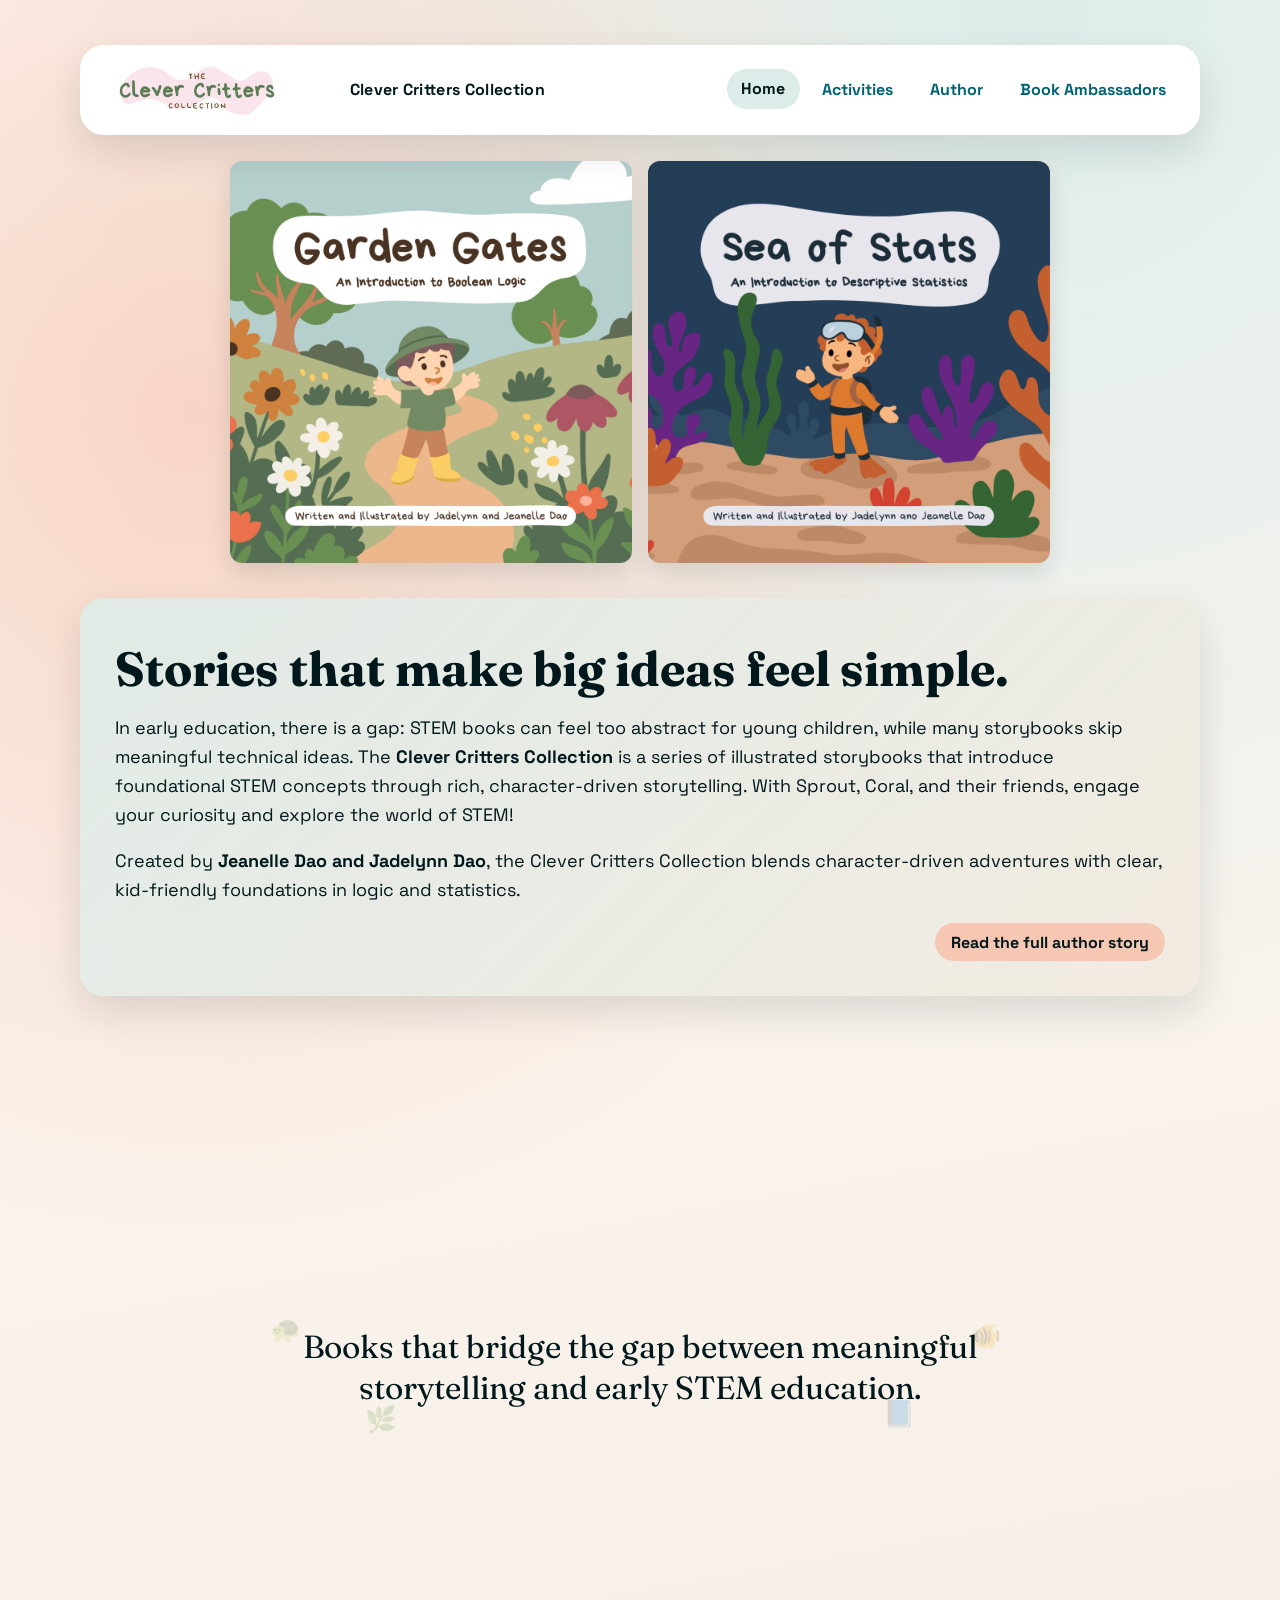
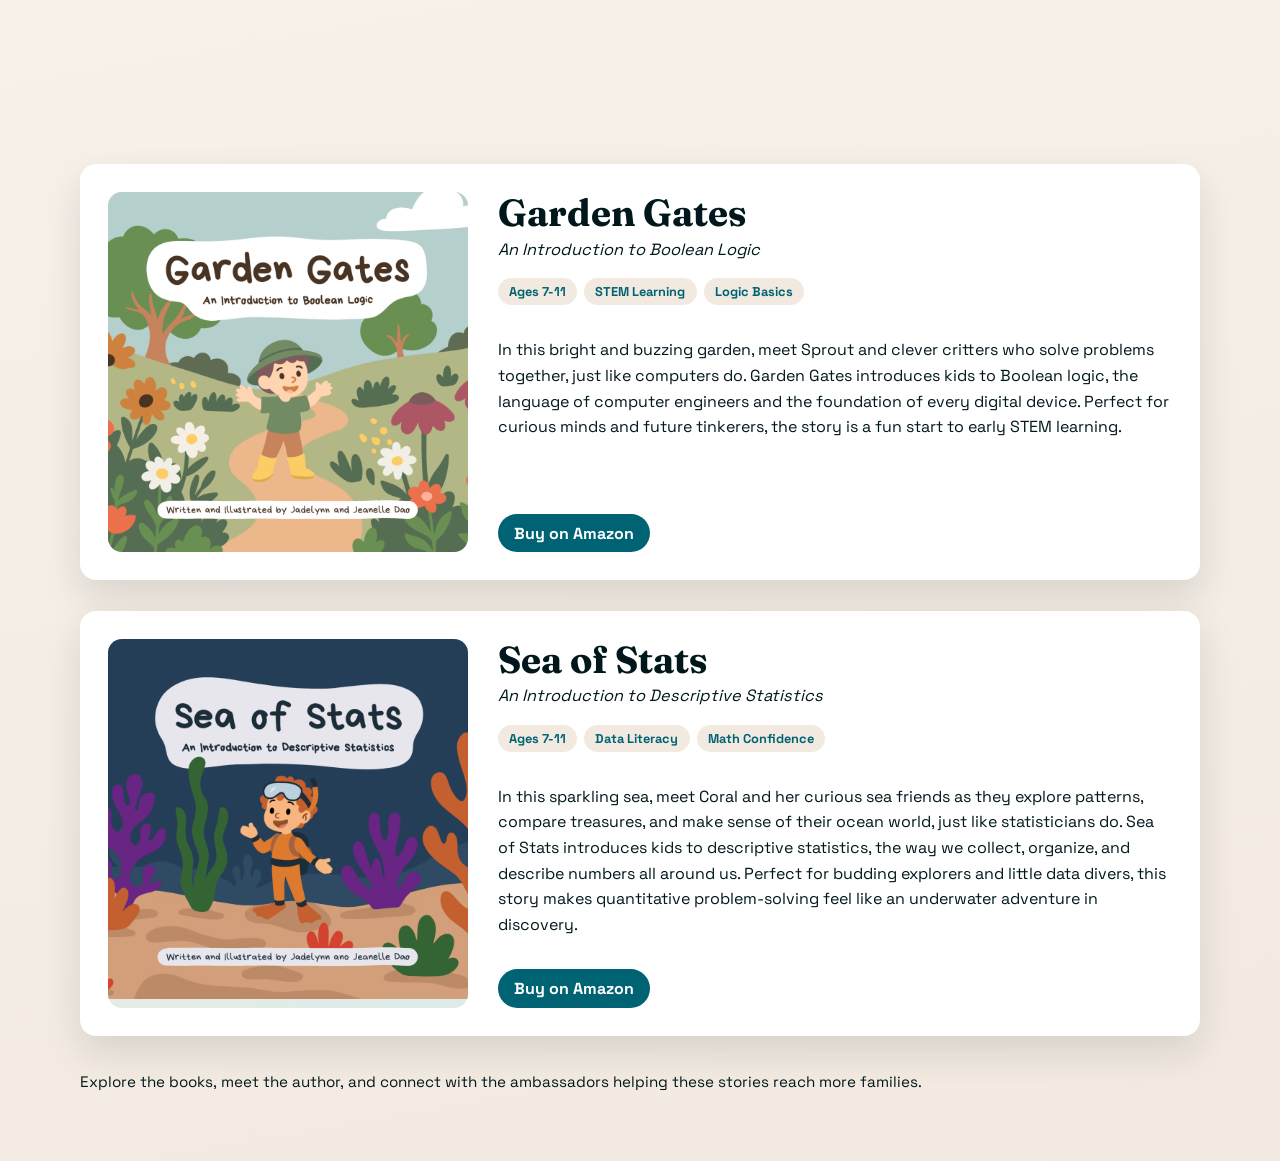
<file: index.html>
<!DOCTYPE html>
<html lang="en">
<head>
  <meta charset="UTF-8">
  <meta name="viewport" content="width=device-width, initial-scale=1.0">
  <title>Clever Critters Collection | Home</title>
  <link rel="icon" type="image/png" href="assets/images/Favicon.png">
  <link rel="preconnect" href="https://fonts.googleapis.com">
  <link rel="preconnect" href="https://fonts.gstatic.com" crossorigin>
  <link href="https://fonts.googleapis.com/css2?family=Fraunces:opsz,wght@9..144,600;9..144,700&family=Space+Grotesk:wght@400;500;700&display=swap" rel="stylesheet">
  <link rel="stylesheet" href="assets/css/styles.css">
</head>
<body>
  <div class="site-shell">
    <nav class="top-nav" aria-label="Main navigation">
      <a class="brand" href="index.html">
        <img src="assets/images/curious_critters_logo.png" alt="Clever Critters Collection logo">
        <span class="brand-text">Clever Critters Collection</span>
      </a>
      <div class="nav-links">
        <a href="index.html" class="active">Home</a>
        <a href="pages/activities.html">Activities</a>
        <a href="pages/author.html">Author</a>
        <a href="pages/ambassadors.html">Book Ambassadors</a>
      </div>
    </nav>

    <div class="animated-covers top-covers" aria-hidden="true">
      <img src="assets/images/Garden_Gates_Cover.png" alt="">
      <img src="assets/images/Sea_of_Stats_Cover.png" alt="">
    </div>

    <header class="hero">
      <h1>Stories that make big ideas feel simple.</h1>
      <p>
        In early education, there is a gap: STEM books can feel too abstract for young children, while many storybooks skip meaningful technical ideas. The <strong>Clever Critters Collection</strong> is a series of illustrated storybooks that introduce foundational STEM concepts through rich, character-driven storytelling. With Sprout, Coral, and their friends, engage your curiosity and explore the world of STEM!
      </p>
      <p>
        Created by <strong>Jeanelle Dao and Jadelynn Dao</strong>, the Clever Critters Collection blends character-driven adventures with clear, kid-friendly foundations in logic and statistics.
      </p>
      <div class="cta-row">
        <a class="button secondary" href="pages/author.html">Read the full author story</a>
      </div>
    </header>

    <main class="grid">

      <section class="slogan-zone" aria-label="Series slogan">
        <span class="float-emoji emoji-1" aria-hidden="true">🐢</span>
        <span class="float-emoji emoji-2" aria-hidden="true">🐠</span>
        <span class="float-emoji emoji-3" aria-hidden="true">🌿</span>
        <span class="float-emoji emoji-4" aria-hidden="true">📘</span>
        <p class="slogan-standalone">Books that bridge the gap between meaningful storytelling and early STEM education.</p>
      </section>

      <section class="grid book-rows" aria-label="Book cards">
        <article class="card book-card">
          <img src="assets/images/Garden_Gates_Cover.png" alt="Garden Gates book cover">
          <div>
            <h2>Garden Gates</h2>
            <p class="book-subtitle"><em>An Introduction to Boolean Logic</em></p>
            <div class="tag-row">
              <span class="tag">Ages 7-11</span>
              <span class="tag">STEM Learning</span>
              <span class="tag">Logic Basics</span>
            </div>
            <p>
              In this bright and buzzing garden, meet Sprout and clever critters who solve problems together, just like computers do. Garden Gates introduces kids to Boolean logic, the language of computer engineers and the foundation of every digital device. Perfect for curious minds and future tinkerers, the story is a fun start to early STEM learning.
            </p>
            <div class="cta-row">
              <a class="button primary" href="https://a.co/d/0cQWXLG3" target="_blank" rel="noopener noreferrer">Buy on Amazon</a>
            </div>
          </div>
        </article>

        <article class="card book-card">
          <img src="assets/images/Sea_of_Stats_Cover.png" alt="Sea of Stats book cover">
          <div>
            <h2>Sea of Stats</h2>
            <p class="book-subtitle"><em>An Introduction to Descriptive Statistics</em></p>
            <div class="tag-row">
              <span class="tag">Ages 7-11</span>
              <span class="tag">Data Literacy</span>
              <span class="tag">Math Confidence</span>
            </div>
            <p>
              In this sparkling sea, meet Coral and her curious sea friends as they explore patterns, compare treasures, and make sense of their ocean world, just like statisticians do. Sea of Stats introduces kids to descriptive statistics, the way we collect, organize, and describe numbers all around us. Perfect for budding explorers and little data divers, this story makes quantitative problem-solving feel like an underwater adventure in discovery.
            </p>
            <div class="cta-row">
              <a class="button primary" href="https://a.co/d/00wUTgx5" target="_blank" rel="noopener noreferrer">Buy on Amazon</a>
            </div>
          </div>
        </article>
      </section>
    </main>

    <p class="footer-note">Explore the books, meet the author, and connect with the ambassadors helping these stories reach more families.</p>
  </div>
</body>
</html>
</file>
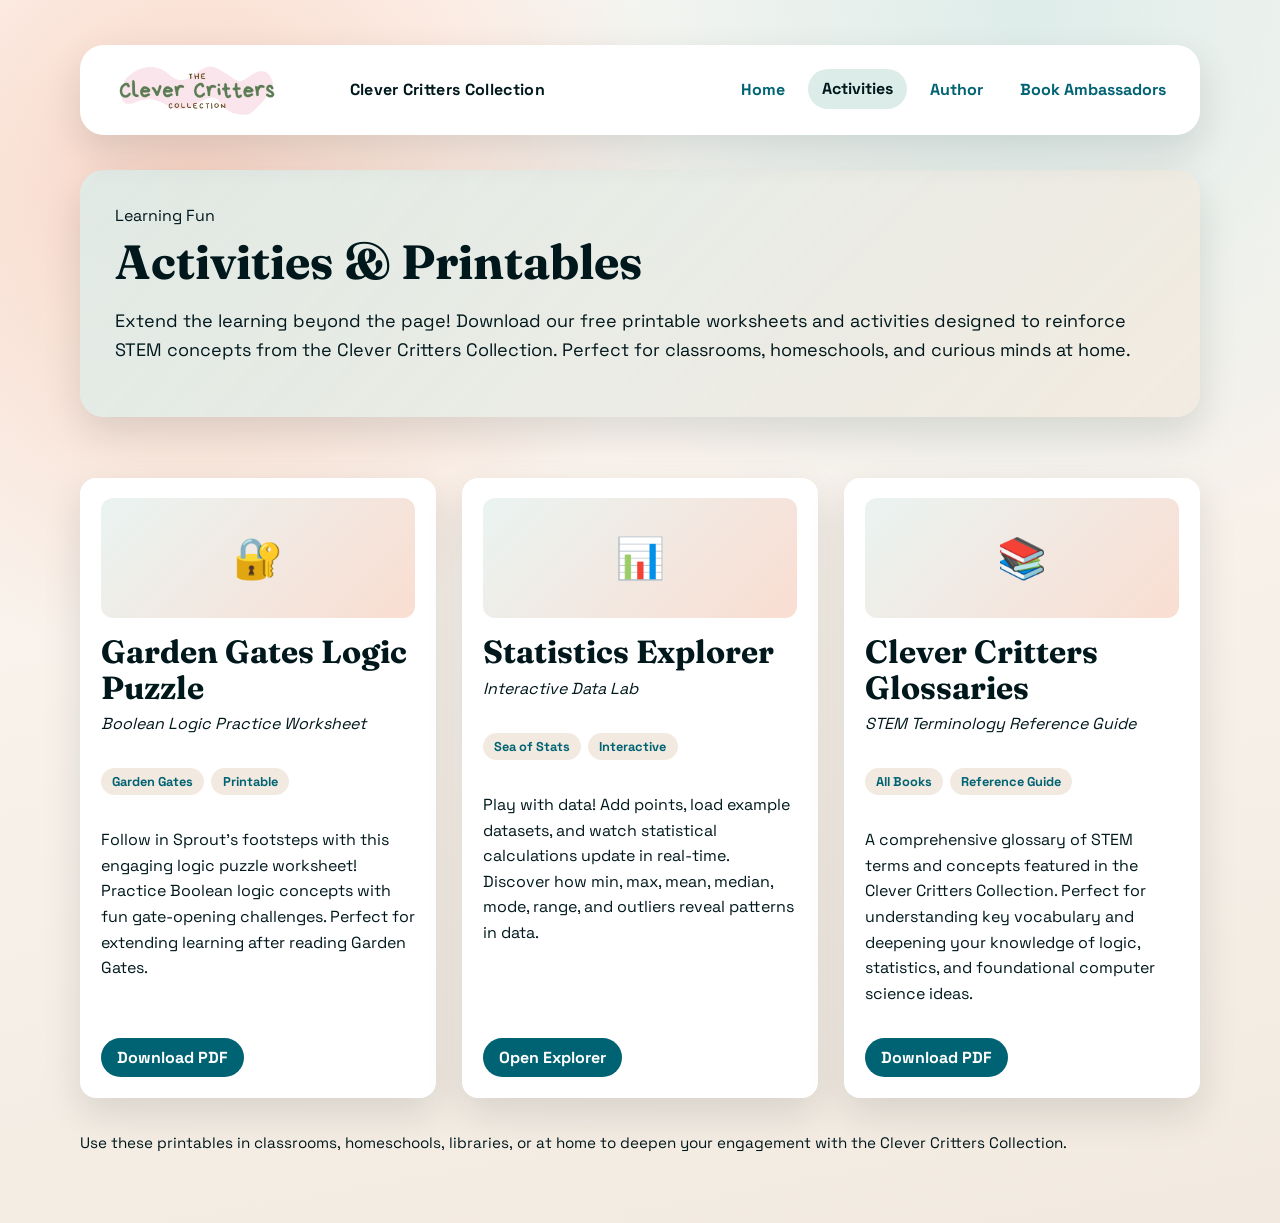
<file: pages/activities.html>
<!DOCTYPE html>
<html lang="en">
<head>
  <meta charset="UTF-8">
  <meta name="viewport" content="width=device-width, initial-scale=1.0">
  <title>Clever Critters Collection | Activities</title>
  <link rel="icon" type="image/png" href="../assets/images/Favicon.png">
  <link rel="preconnect" href="https://fonts.googleapis.com">
  <link rel="preconnect" href="https://fonts.gstatic.com" crossorigin>
  <link href="https://fonts.googleapis.com/css2?family=Fraunces:opsz,wght@9..144,600;9..144,700&family=Space+Grotesk:wght@400;500;700&display=swap" rel="stylesheet">
  <link rel="stylesheet" href="../assets/css/styles.css">
</head>
<body>
  <div class="site-shell">
    <nav class="top-nav" aria-label="Main navigation">
      <a class="brand" href="../index.html">
        <img src="../assets/images/curious_critters_logo.png" alt="Clever Critters Collection logo">
        <span class="brand-text">Clever Critters Collection</span>
      </a>
      <div class="nav-links">
        <a href="../index.html">Home</a>
        <a href="activities.html" class="active">Activities</a>
        <a href="author.html">Author</a>
        <a href="ambassadors.html">Book Ambassadors</a>
      </div>
    </nav>

    <header class="hero">
      <span class="kicker">Learning Fun</span>
      <h1>Activities & Printables</h1>
      <p>
        Extend the learning beyond the page! Download our free printable worksheets and activities designed to reinforce STEM concepts from the Clever Critters Collection. Perfect for classrooms, homeschools, and curious minds at home.
      </p>
    </header>

    <main class="grid">
      <section class="grid activity-grid" aria-label="Activity cards">
        <article class="card activity-card">
          <div class="activity-image-wrapper activity-placeholder">
            <span style="font-size: 2.5rem;">🔐</span>
          </div>
          <h2>Garden Gates Logic Puzzle</h2>
          <p class="activity-subtitle"><em>Boolean Logic Practice Worksheet</em></p>
          <div class="tag-row">
            <span class="tag">Garden Gates</span>
            <span class="tag">Printable</span>
          </div>
          <p>
            Follow in Sprout's footsteps with this engaging logic puzzle worksheet! Practice Boolean logic concepts with fun gate-opening challenges. Perfect for extending learning after reading Garden Gates.
          </p>
          <div class="cta-row">
            <a class="button primary" href="../assets/docs/Garden_Gates_Puzzle.pdf" download>Download PDF</a>
          </div>
        </article>

        <article class="card activity-card">
          <div class="activity-image-wrapper activity-placeholder">
            <span style="font-size: 2.5rem;">📊</span>
          </div>
          <h2>Statistics Explorer</h2>
          <p class="activity-subtitle"><em>Interactive Data Lab</em></p>
          <div class="tag-row">
            <span class="tag">Sea of Stats</span>
            <span class="tag">Interactive</span>
          </div>
          <p>
            Play with data! Add points, load example datasets, and watch statistical calculations update in real-time. Discover how min, max, mean, median, mode, range, and outliers reveal patterns in data.
          </p>
          <div class="cta-row">
            <a class="button primary" href="stats-explorer.html">Open Explorer</a>
          </div>
        </article>

        <article class="card activity-card">
          <div class="activity-image-wrapper activity-placeholder">
            <span style="font-size: 2.5rem;">📚</span>
          </div>
          <h2>Clever Critters Glossaries</h2>
          <p class="activity-subtitle"><em>STEM Terminology Reference Guide</em></p>
          <div class="tag-row">
            <span class="tag">All Books</span>
            <span class="tag">Reference Guide</span>
          </div>
          <p>
            A comprehensive glossary of STEM terms and concepts featured in the Clever Critters Collection. Perfect for understanding key vocabulary and deepening your knowledge of logic, statistics, and foundational computer science ideas.
          </p>
          <div class="cta-row">
            <a class="button primary" href="../assets/docs/Clever_Critters_Glossaries.pdf" download>Download PDF</a>
          </div>
        </article>
      </section>
    </main>

    <p class="footer-note">Use these printables in classrooms, homeschools, libraries, or at home to deepen your engagement with the Clever Critters Collection.</p>
  </div>
</body>
</html>
</file>
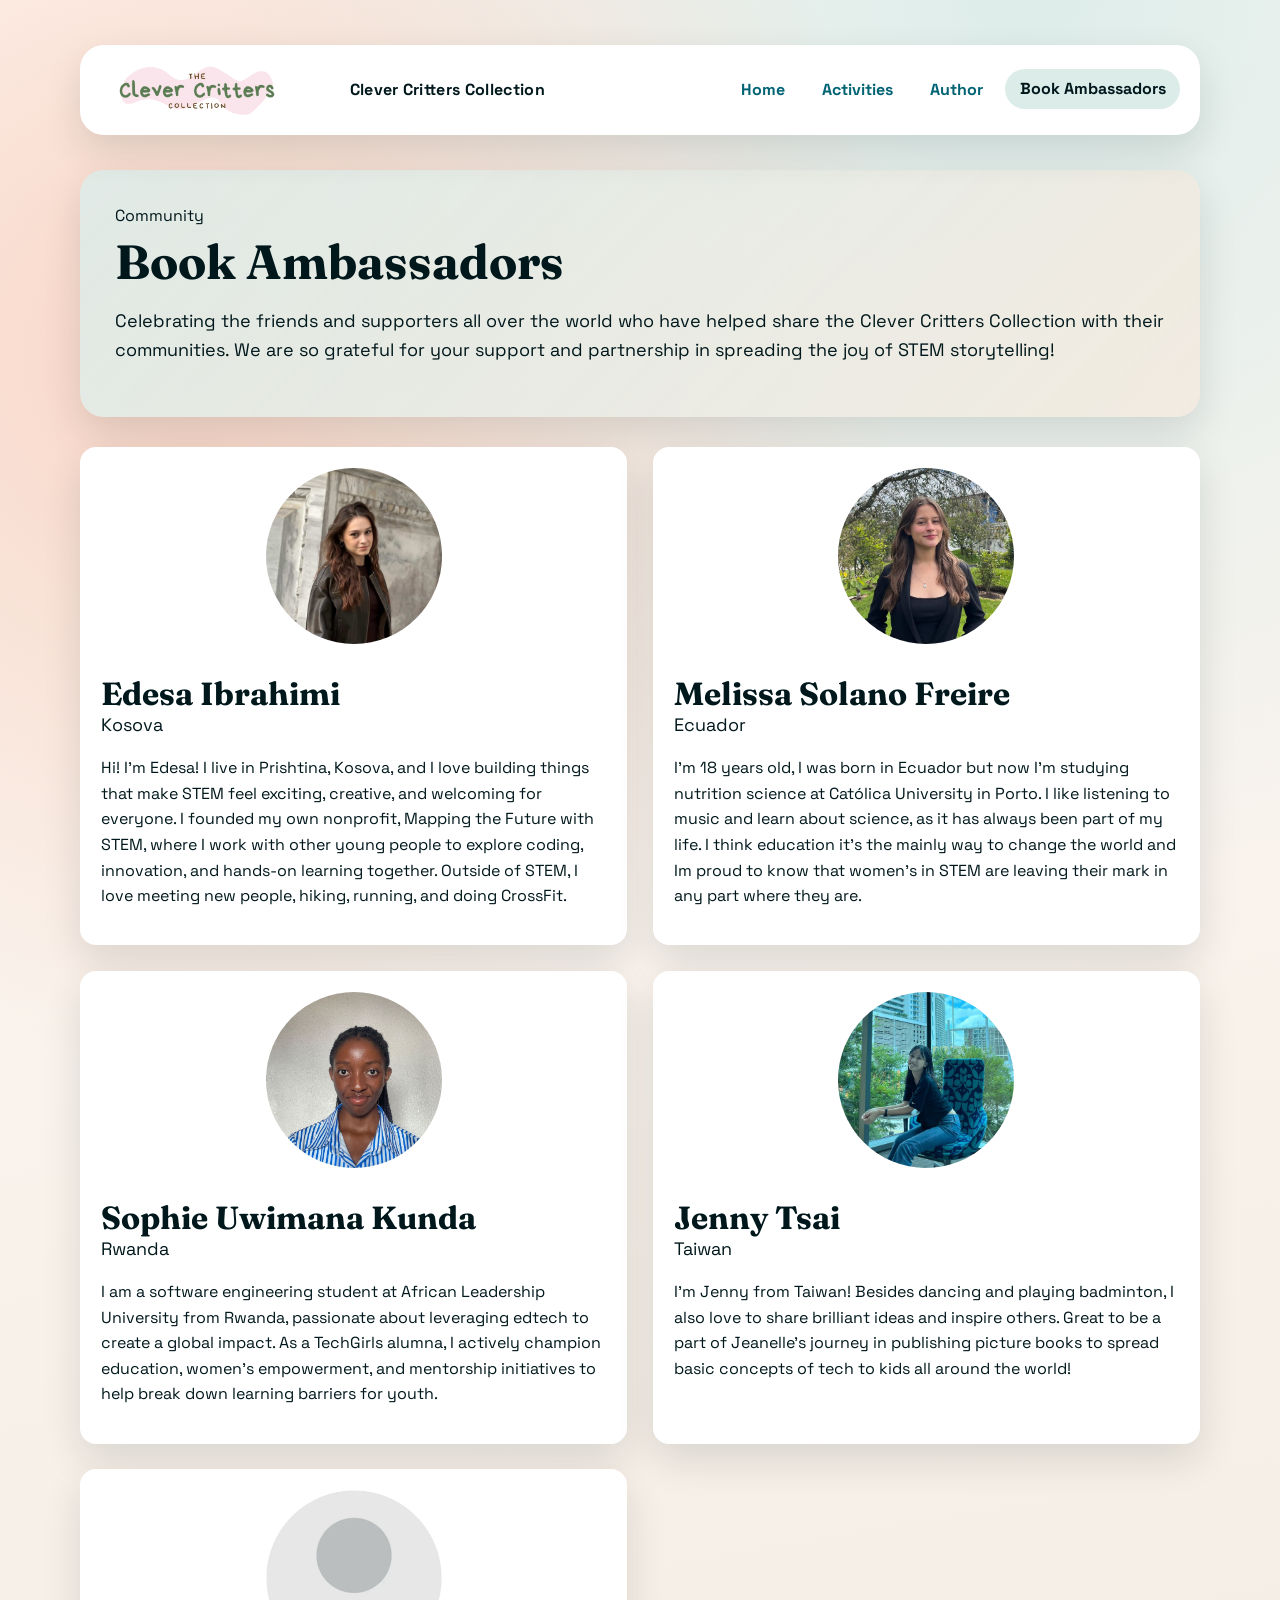
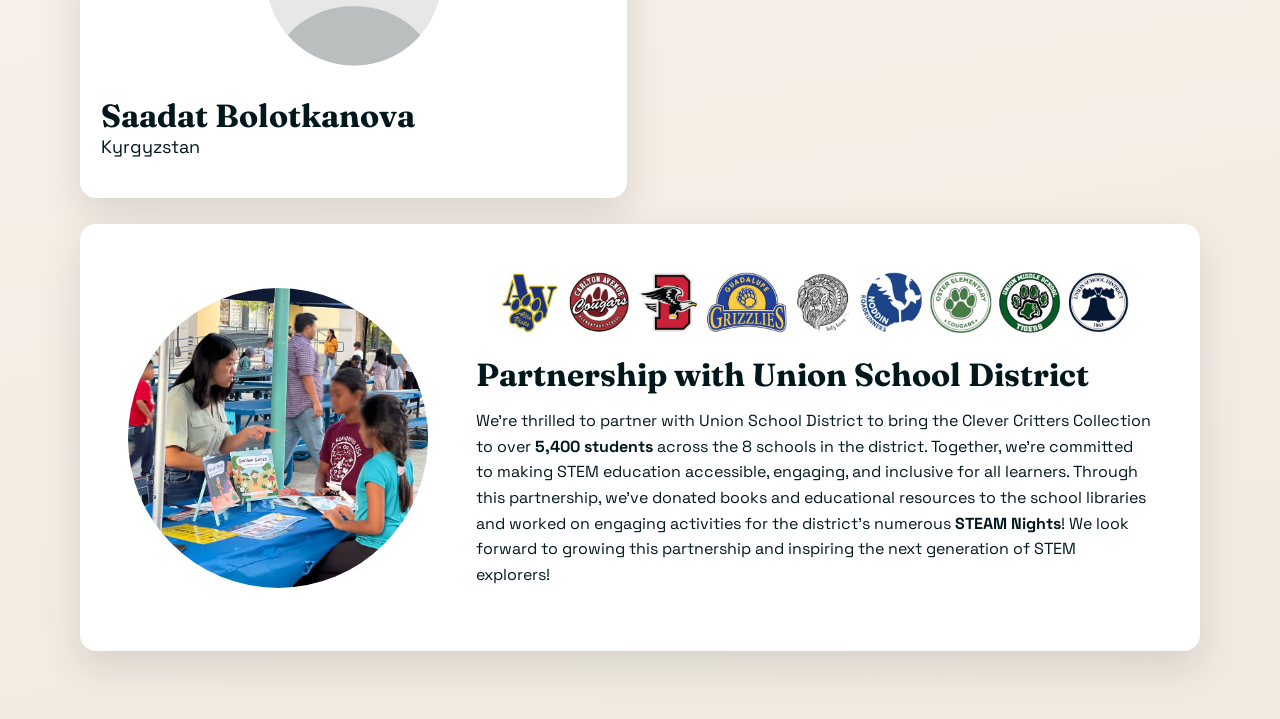
<file: pages/ambassadors.html>
<!DOCTYPE html>
<html lang="en">
<head>
  <meta charset="UTF-8">
  <meta name="viewport" content="width=device-width, initial-scale=1.0">
  <title>Clever Critters Collection | Book Ambassadors</title>
  <link rel="icon" type="image/png" href="../assets/images/Favicon.png">
  <link rel="preconnect" href="https://fonts.googleapis.com">
  <link rel="preconnect" href="https://fonts.gstatic.com" crossorigin>
  <link href="https://fonts.googleapis.com/css2?family=Fraunces:opsz,wght@9..144,600;9..144,700&family=Space+Grotesk:wght@400;500;700&display=swap" rel="stylesheet">
  <link rel="stylesheet" href="../assets/css/styles.css">
</head>
<body>
  <div class="site-shell">
    <nav class="top-nav" aria-label="Main navigation">
      <a class="brand" href="../index.html">
        <img src="../assets/images/curious_critters_logo.png" alt="Clever Critters Collection logo">
        <span class="brand-text">Clever Critters Collection</span>
      </a>
      <div class="nav-links">
        <a href="../index.html">Home</a>
        <a href="activities.html">Activities</a>
        <a href="author.html">Author</a>
        <a href="ambassadors.html" class="active">Book Ambassadors</a>
      </div>
    </nav>

    <header class="hero">
      <span class="kicker">Community</span>
      <h1>Book Ambassadors</h1>
      <p>
        Celebrating the friends and supporters all over the world who have helped share the Clever Critters Collection with their communities. We are so grateful for your support and partnership in spreading the joy of STEM storytelling!
      </p>
    </header>

    <main class="grid two ambassadors-grid" aria-label="Ambassador cards">
      <article class="card ambassador-card">
        <img src="../assets/images/Edesa_Image.JPG" alt="Edesa Ibrahimi" class="ambassador-avatar ambassador-image">
        <h2 class="ambassador-name">Edesa Ibrahimi</h2>
        <p class="ambassador-country">Kosova</p>
        <p class="ambassador-bio">
          Hi! I’m Edesa! I live in Prishtina, Kosova, and I love building things that make STEM feel exciting, creative, and welcoming for everyone. I founded my own nonprofit, Mapping the Future with STEM, where I work with other young people to explore coding, innovation, and hands-on learning together. Outside of STEM, I love meeting new people, hiking, running, and doing CrossFit.
        </p>
      </article>

      <article class="card ambassador-card">
        <img src="../assets/images/Melissa_Image.JPG" alt="Melissa Solano Freire" class="ambassador-avatar ambassador-image">
        <h2 class="ambassador-name">Melissa Solano Freire</h2>
        <p class="ambassador-country">Ecuador</p>
        <p class="ambassador-bio">
          I’m 18 years old, I was born in Ecuador but now I’m studying nutrition science  at Católica University in Porto. I like listening to music and learn about science, as it has always been part of my life. I think education it’s the mainly way to change the world and Im proud to know that women’s in STEM are leaving their mark in any part where they are.
        </p>
      </article>

      <article class="card ambassador-card">
        <img src="../assets/images/Sophie_Image.JPG" alt="Sophie Uwimana Kunda" class="ambassador-avatar ambassador-image">
        <h2 class="ambassador-name">Sophie Uwimana Kunda</h2>
        <p class="ambassador-country">Rwanda</p>
        <p class="ambassador-bio">
          I am a software engineering student at African Leadership University from Rwanda, passionate about leveraging edtech to create a global impact. As a TechGirls alumna, I actively champion education, women's empowerment, and mentorship initiatives to help break down learning barriers for youth.
        </p>
      </article>

      <article class="card ambassador-card">
        <img src="../assets/images/Jenny_Image.JPG" alt="Jenny Tsai" class="ambassador-avatar ambassador-image">
        <h2 class="ambassador-name">Jenny Tsai</h2>
        <p class="ambassador-country">Taiwan</p>
        <p class="ambassador-bio">
          I'm Jenny from Taiwan! Besides dancing and playing badminton, I also love to share brilliant ideas and inspire others. Great to be a part of Jeanelle's journey in publishing picture books to spread basic concepts of tech to kids all around the world!
        </p>
      </article>

      <article class="card ambassador-card">
        <img src="../assets/images/Placeholder_Image.png" alt="Saadat Bolotkanova" class="ambassador-avatar ambassador-image">
        <h2 class="ambassador-name">Saadat Bolotkanova</h2>
        <p class="ambassador-country">Kyrgyzstan</p>
        <p class="ambassador-bio">
          
        </p>
      </article>

      <article class="card partnership-card">
        <img src="../assets/images/USD_Schools_Banner.jpg" alt="Union School District Banner" class="partnership-banner">
        <img src="../assets/images/USD_Outreach.jpg" alt="Union School District" class="partnership-image">
        <div class="partnership-content">
          <h2>Partnership with Union School District</h2>
          <p>
            We're thrilled to partner with Union School District to bring the Clever Critters Collection to over <strong>5,400 students</strong> across the 8 schools in the district. Together, we're committed to making STEM education accessible, engaging, and inclusive for all learners. Through this partnership, we've donated books and educational resources to the school libraries and worked on engaging activities for the district's numerous <strong>STEAM Nights</strong>! We look forward to growing this partnership and inspiring the next generation of STEM explorers!
          </p>
        </div>
      </article>
    </main>
  </div>
</body>
</html>
</file>
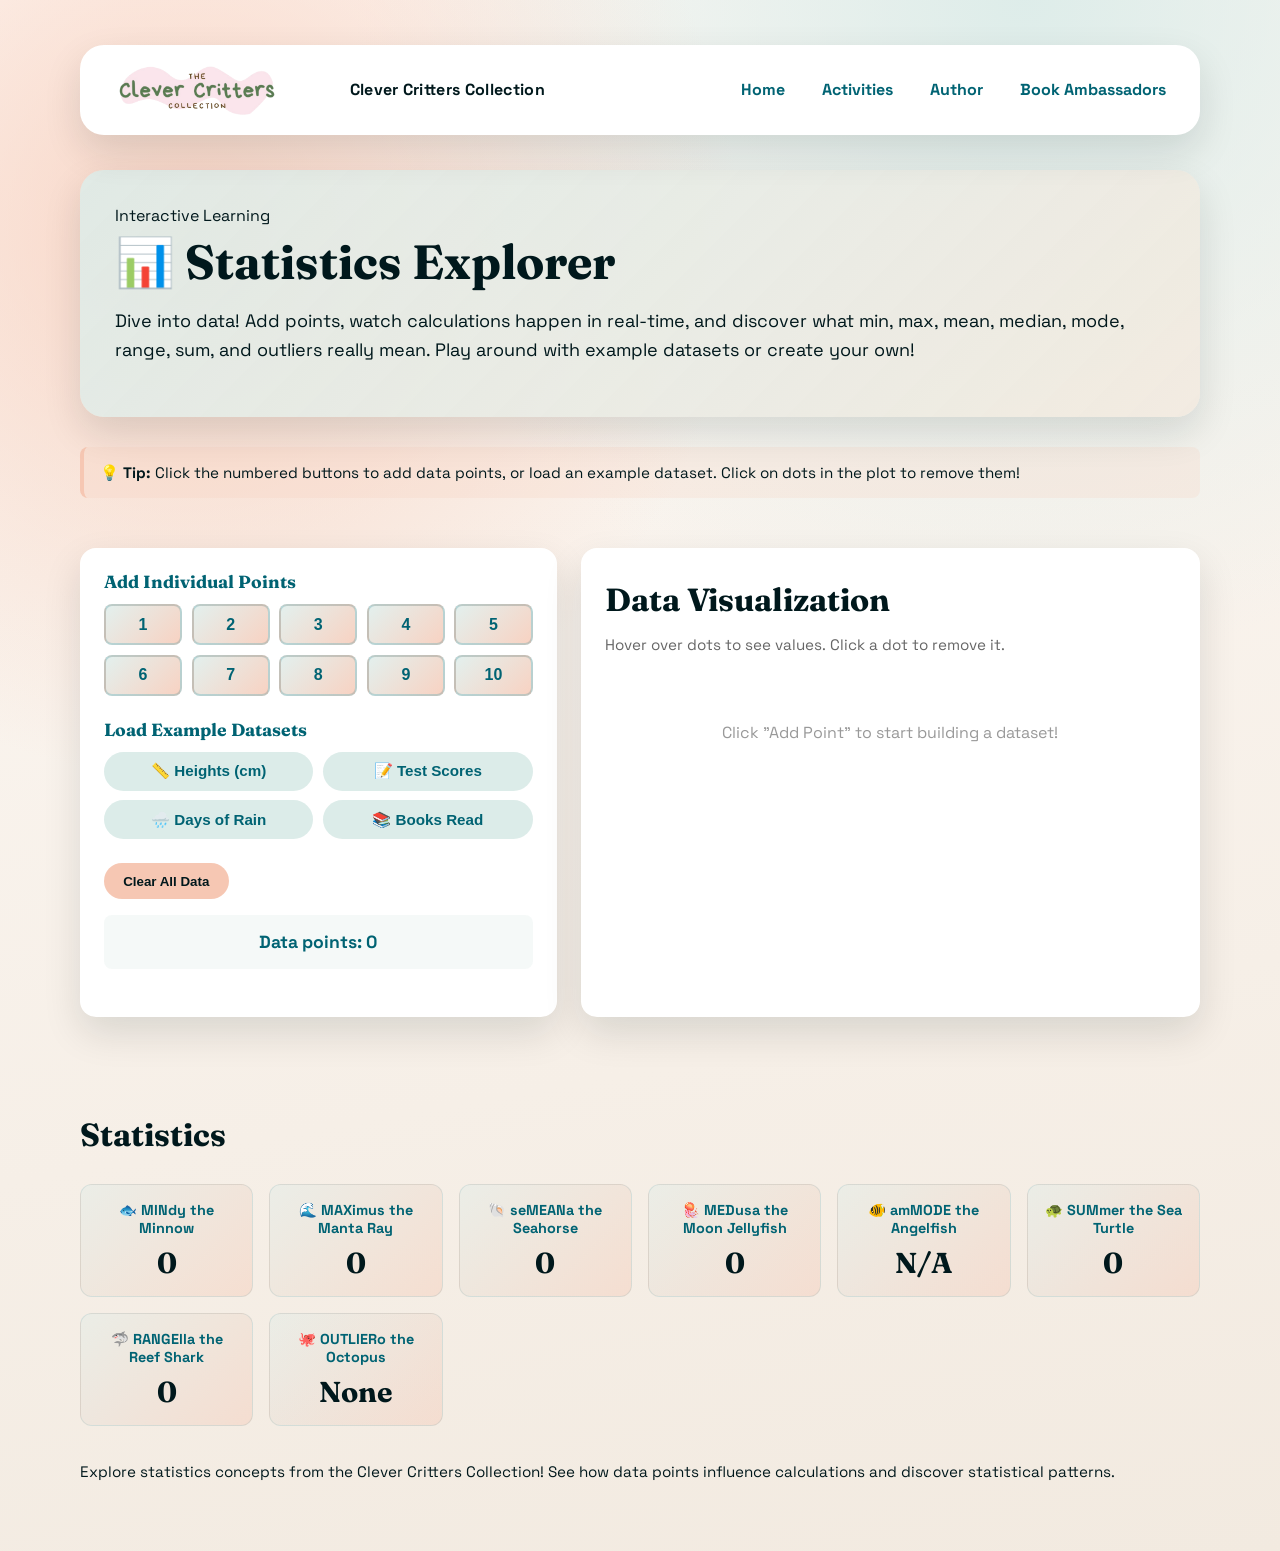
<file: pages/stats-explorer.html>
<!DOCTYPE html>
<html lang="en">
<head>
  <meta charset="UTF-8">
  <meta name="viewport" content="width=device-width, initial-scale=1.0">
  <title>Clever Critters Collection | Statistics Explorer</title>
  <link rel="icon" type="image/png" href="../assets/images/Favicon.png">
  <link rel="preconnect" href="https://fonts.googleapis.com">
  <link rel="preconnect" href="https://fonts.gstatic.com" crossorigin>
  <link href="https://fonts.googleapis.com/css2?family=Fraunces:opsz,wght@9..144,600;9..144,700&family=Space+Grotesk:wght@400;500;700&display=swap" rel="stylesheet">
  <link rel="stylesheet" href="../assets/css/styles.css">
  <style>
    .stats-grid {
      display: grid;
      grid-template-columns: 1fr 1fr;
      gap: 1.2rem;
      margin-top: 2rem;
    }

    .stat-card {
      background: linear-gradient(135deg, rgba(220, 236, 233, 0.4), rgba(246, 199, 179, 0.4));
      border-radius: 12px;
      padding: 1rem;
      text-align: center;
      border: 1px solid rgba(0, 99, 115, 0.1);
    }

    .stat-label {
      font-size: 0.9rem;
      color: #006373;
      font-weight: 700;
      margin-bottom: 0.5rem;
    }

    .stat-value {
      font-size: 1.8rem;
      color: #00181c;
      font-family: "Fraunces", Georgia, serif;
      font-weight: 700;
    }

    .controls-section {
      background: var(--white);
      border-radius: var(--radius-md);
      padding: 1.5rem;
      box-shadow: var(--shadow-soft);
      margin-bottom: 2rem;
      animation: rise 600ms ease forwards;
      opacity: 0;
      animation-delay: 120ms;
    }

    .control-group {
      margin-bottom: 1.5rem;
    }

    .control-group h3 {
      margin: 0 0 0.8rem 0;
      font-size: 1.1rem;
      color: #006373;
    }

    .button-grid {
      display: grid;
      grid-template-columns: repeat(5, 1fr);
      gap: 0.6rem;
    }

    .point-btn {
      padding: 0.6rem;
      border: none;
      border-radius: 8px;
      background: linear-gradient(135deg, rgba(220, 236, 233, 0.8), rgba(246, 199, 179, 0.8));
      color: #006373;
      font-weight: 700;
      font-size: 1rem;
      cursor: pointer;
      transition: transform 180ms ease, box-shadow 180ms ease, background 180ms ease;
      border: 2px solid rgba(0, 99, 115, 0.2);
    }

    .point-btn:hover {
      transform: translateY(-2px);
      background: linear-gradient(135deg, rgba(220, 236, 233, 1), rgba(246, 199, 179, 1));
      box-shadow: 0 6px 16px rgba(0, 99, 115, 0.15);
    }

    .point-btn:active {
      transform: translateY(0);
    }

    .example-buttons {
      display: grid;
      grid-template-columns: repeat(auto-fit, minmax(140px, 1fr));
      gap: 0.6rem;
    }

    .example-btn {
      padding: 0.65rem;
      border: none;
      border-radius: 999px;
      background: #dcece9;
      color: #006373;
      font-weight: 700;
      cursor: pointer;
      transition: transform 180ms ease, box-shadow 180ms ease;
      font-size: 0.95rem;
    }

    .example-btn:hover {
      background: #006373;
      color: white;
      transform: translateY(-1px);
      box-shadow: 0 6px 12px rgba(0, 99, 115, 0.2);
    }

    .reset-btn {
      padding: 0.65rem 1.2rem;
      border: none;
      border-radius: 999px;
      background: #f6c7b3;
      color: #00181c;
      font-weight: 700;
      cursor: pointer;
      transition: transform 180ms ease, box-shadow 180ms ease;
    }

    .reset-btn:hover {
      transform: translateY(-1px);
      box-shadow: 0 6px 12px rgba(0, 99, 115, 0.15);
    }

    .visualization-section {
      background: var(--white);
      border-radius: var(--radius-md);
      padding: 1.5rem;
      box-shadow: var(--shadow-soft);
      margin-bottom: 2rem;
      animation: rise 600ms ease forwards;
      opacity: 0;
      animation-delay: 220ms;
    }

    #dotPlot {
      display: flex;
      justify-content: center;
      width: 100%;
    }

    #statsDisplay {
      display: grid;
      grid-template-columns: repeat(auto-fit, minmax(150px, 1fr));
      gap: 1rem;
      animation: rise 600ms ease forwards;
      opacity: 0;
      animation-delay: 320ms;
    }

    .data-count {
      text-align: center;
      font-size: 1.1rem;
      color: #006373;
      font-weight: 700;
      margin-top: 1rem;
      padding: 1rem;
      background: rgba(220, 236, 233, 0.3);
      border-radius: 8px;
    }

    .instructions {
      background: rgba(246, 199, 179, 0.2);
      border-left: 4px solid #f6c7b3;
      border-radius: 8px;
      padding: 1rem;
      margin-bottom: 1.5rem;
      font-size: 0.95rem;
      color: #00181c;
    }

    .layout-row {
      display: grid;
      grid-template-columns: 1fr 1.3fr;
      gap: 1.5rem;
      margin-bottom: 2rem;
    }

    @media (max-width: 900px) {
      .layout-row {
        grid-template-columns: 1fr;
      }
    }

    @media (max-width: 500px) {
      .button-grid {
        grid-template-columns: repeat(4, 1fr);
      }

      .stats-grid {
        grid-template-columns: 1fr;
      }

      .example-buttons {
        grid-template-columns: 1fr;
      }
    }
  </style>
</head>
<body>
  <div class="site-shell">
    <nav class="top-nav" aria-label="Main navigation">
      <a class="brand" href="../index.html">
        <img src="../assets/images/curious_critters_logo.png" alt="Clever Critters Collection logo">
        <span class="brand-text">Clever Critters Collection</span>
      </a>
      <div class="nav-links">
        <a href="../index.html">Home</a>
        <a href="activities.html">Activities</a>
        <a href="author.html">Author</a>
        <a href="ambassadors.html">Book Ambassadors</a>
      </div>
    </nav>

    <header class="hero">
      <span class="kicker">Interactive Learning</span>
      <h1>📊 Statistics Explorer</h1>
      <p>
        Dive into data! Add points, watch calculations happen in real-time, and discover what min, max, mean, median, mode, range, sum, and outliers really mean. Play around with example datasets or create your own!
      </p>
    </header>

    <main class="grid">
      <div class="instructions">
        💡 <strong>Tip:</strong> Click the numbered buttons to add data points, or load an example dataset. Click on dots in the plot to remove them!
      </div>

      <div class="layout-row">
        <section class="controls-section">
          <div class="control-group">
            <h3>Add Individual Points</h3>
            <div class="button-grid">
              <button class="point-btn" id="btn1">1</button>
              <button class="point-btn" id="btn2">2</button>
              <button class="point-btn" id="btn3">3</button>
              <button class="point-btn" id="btn4">4</button>
              <button class="point-btn" id="btn5">5</button>
              <button class="point-btn" id="btn6">6</button>
              <button class="point-btn" id="btn7">7</button>
              <button class="point-btn" id="btn8">8</button>
              <button class="point-btn" id="btn9">9</button>
              <button class="point-btn" id="btn10">10</button>
            </div>
          </div>

          <div class="control-group">
            <h3>Load Example Datasets</h3>
            <div class="example-buttons">
              <button class="example-btn" id="exHeights">📏 Heights (cm)</button>
              <button class="example-btn" id="exScores">📝 Test Scores</button>
              <button class="example-btn" id="exRain">🌧️ Days of Rain</button>
              <button class="example-btn" id="exBooks">📚 Books Read</button>
            </div>
          </div>

          <div class="control-group">
            <button class="reset-btn" id="resetBtn">Clear All Data</button>
            <div class="data-count" id="dataCount">Data points: 0</div>
          </div>
        </section>

        <section class="visualization-section">
          <h2>Data Visualization</h2>
          <p style="color: #666; font-size: 0.95rem;">Hover over dots to see values. Click a dot to remove it.</p>
          <div id="dotPlot"></div>
        </section>
      </div>

      <section>
        <h2>Statistics</h2>
        <div id="statsDisplay" class="stats-grid"></div>
      </section>
    </main>

    <p class="footer-note">Explore statistics concepts from the Clever Critters Collection! See how data points influence calculations and discover statistical patterns.</p>
  </div>

  <script src="../assets/js/stats-explorer.js"></script>
</body>
</html>
</file>
<file: assets/css/styles.css>
:root {
  --mint: #dcece9;
  --sand: #f2eae0;
  --peach: #f6c7b3;
  --teal: #006373;
  --ink: #00181c;
  --white: #ffffff;
  --radius-lg: 24px;
  --radius-md: 16px;
  --shadow-soft: 0 16px 38px rgba(0, 24, 28, 0.12);
}

* {
  box-sizing: border-box;
}

body {
  margin: 0;
  font-family: "Space Grotesk", "Avenir Next", "Segoe UI", sans-serif;
  color: var(--ink);
  background: radial-gradient(circle at 15% 15%, rgba(246, 199, 179, 0.7), transparent 32%),
    radial-gradient(circle at 80% 0%, rgba(220, 236, 233, 0.95), transparent 36%),
    linear-gradient(170deg, #fef9f5, var(--sand));
  min-height: 100vh;
}

.site-shell {
  width: min(1120px, 92vw);
  margin: 2.8rem auto 4.2rem;
}

.top-nav {
  display: flex;
  align-items: center;
  justify-content: space-between;
  gap: 2rem;
  background: var(--white);
  border-radius: var(--radius-lg);
  padding: 1rem 1.25rem;
  box-shadow: var(--shadow-soft);
  position: sticky;
  top: 1rem;
  z-index: 30;
}

.brand {
  display: flex;
  align-items: center;
  gap: 0.95rem;
  text-decoration: none;
  color: var(--ink);
  font-weight: 700;
  letter-spacing: 0.02em;
}

.brand img {
  width: clamp(140px, 18vw, 220px);
  height: 58px;
  border-radius: 10px;
  object-fit: contain;
  object-position: left center;
}

.brand-text {
  padding-left: 0.9rem;
}

.nav-links {
  display: flex;
  align-items: center;
  gap: 0.5rem;
  flex-wrap: wrap;
}

.nav-links a {
  text-decoration: none;
  color: var(--teal);
  font-weight: 700;
  padding: 0.6rem 0.9rem;
  border-radius: 999px;
  transition: background 220ms ease, color 220ms ease, transform 220ms ease;
}

.nav-links a:hover,
.nav-links a:focus-visible,
.nav-links a.active {
  background: var(--mint);
  color: var(--ink);
  transform: translateY(-1px);
}

.hero {
  margin-top: 2.2rem;
  background: linear-gradient(135deg, rgba(220, 236, 233, 0.85), rgba(242, 234, 224, 0.96));
  border-radius: var(--radius-lg);
  padding: clamp(1.5rem, 2.7vw, 2.5rem);
  box-shadow: var(--shadow-soft);
  animation: rise 650ms ease forwards;
}

.hero p {
  font-size: calc(1rem + 2px);
}

h1,
h2,
h3 {
  font-family: "Fraunces", "Georgia", serif;
  line-height: 1.1;
  margin: 0.65rem 0 0.45rem;
}

h1 {
  font-size: clamp(1.9rem, 4vw, 3rem);
}

h2 {
  font-size: clamp(1.4rem, 2.8vw, 2rem);
}

p {
  line-height: 1.6;
}

.grid {
  margin-top: 1.9rem;
  display: grid;
  gap: 1.6rem;
}

.grid.two {
  grid-template-columns: repeat(2, minmax(0, 1fr));
}

.book-rows {
  grid-template-columns: 1fr;
  gap: 1.9rem;
}

.author-spotlight {
  display: grid;
  grid-template-columns: minmax(220px, 320px) 1fr;
  gap: 1.4rem;
  align-items: center;
}

.author-layout {
  grid-template-columns: minmax(240px, 320px) 1fr;
  align-items: stretch;
}

.author-headshot {
  align-self: start;
}

.author-layout .card {
  height: 100%;
  display: flex;
  flex-direction: column;
  justify-content: center;
}

.headshot-image {
  width: 100%;
  height: auto;
  display: block;
  border-radius: 14px;
  object-fit: contain;
  box-shadow: 0 10px 24px rgba(0, 24, 28, 0.1);
  opacity: 0;
  animation: rise 600ms ease forwards;
}


.top-covers {
  margin-top: 1.65rem;
}

.animated-covers {
  display: grid;
  grid-template-columns: repeat(2, minmax(0, 1fr));
  gap: 1rem;
  width: min(820px, 100%);
  margin-inline: auto;
}

.animated-covers img {
  width: 100%;
  height: auto;
  border-radius: 12px;
  object-fit: contain;
  background: transparent;
  box-shadow: 0 10px 24px rgba(0, 24, 28, 0.12);
  animation: bobCover 3.8s ease-in-out infinite;
}

.animated-covers img:nth-child(2) {
  animation-delay: 550ms;
}


.slogan-zone {
  position: relative;
  margin: clamp(7rem, 38vh, 16rem) auto;
  width: min(860px, 100%);
  min-height: 170px;
  display: grid;
  place-items: center;
  overflow: hidden;
}

.slogan-standalone {
  margin: 0;
  max-width: 760px;
  text-align: center;
  font-family: "Fraunces", "Georgia", serif;
  font-size: clamp(1.45rem, 3vw, 2rem);
  line-height: 1.3;
  position: relative;
  z-index: 1;
}

.float-emoji {
  position: absolute;
  font-size: clamp(1.35rem, 2vw, 2rem);
  opacity: 0.2;
  filter: saturate(0.85);
  animation: floatEmoji 9s ease-in-out infinite;
  pointer-events: none;
}

.emoji-1 {
  left: 7%;
  top: 18%;
}

.emoji-2 {
  right: 8%;
  top: 22%;
  animation-delay: 1.2s;
}

.emoji-3 {
  left: 18%;
  bottom: 10%;
  animation-delay: 2.4s;
}

.emoji-4 {
  right: 18%;
  bottom: 14%;
  animation-delay: 3.2s;
}

.card {
  background: var(--white);
  border-radius: var(--radius-md);
  box-shadow: var(--shadow-soft);
  padding: 1.3rem;
  animation: rise 600ms ease forwards;
  opacity: 0;
}

.card:nth-of-type(2) {
  animation-delay: 120ms;
}

.card:nth-of-type(3) {
  animation-delay: 220ms;
}

.book-card {
  display: grid;
  grid-template-columns: minmax(280px, 360px) 1fr;
  gap: 1.85rem;
  align-items: stretch;
  padding: 1.75rem;
}

.book-card > div {
  display: flex;
  flex-direction: column;
}

.book-card img,
.cover-placeholder {
  width: 100%;
  height: auto;
  display: block;
  border-radius: 14px;
  object-fit: contain;
  object-position: top center;
  background: linear-gradient(140deg, var(--sand), var(--mint));
}

.cover-placeholder {
  display: grid;
  place-content: center;
  padding: 1rem;
  background: linear-gradient(140deg, var(--peach), var(--mint));
  text-align: center;
  font-weight: 700;
  color: var(--ink);
}

.tag-row {
  display: flex;
  flex-wrap: wrap;
  gap: 0.45rem;
  margin: 0.95rem 0 1rem;
  grid-row: 4;
}

.book-card h2 {
  font-size: clamp(1.85rem, 3vw, 2.35rem);
  margin: 0;
}

.book-subtitle {
  margin: 0.2rem 0 0;
  font-size: 1.02rem;
}

.tag {
  background: var(--sand);
  color: var(--teal);
  border-radius: 999px;
  padding: 0.32rem 0.7rem;
  font-size: 0.8rem;
  font-weight: 700;
}

.cta-row {
  display: flex;
  flex-wrap: wrap;
  gap: 0.5rem;
  margin-top: auto;
  padding-top: 1rem;
}

.hero .cta-row {
  margin-top: 1rem;
  padding-top: 0;
  justify-content: flex-end;
}

.button {
  display: inline-block;
  text-decoration: none;
  border-radius: 999px;
  padding: 0.55rem 1rem;
  font-weight: 700;
  transition: transform 180ms ease, box-shadow 180ms ease;
}

.button.primary {
  color: var(--white);
  background: var(--teal);
}

.button.secondary {
  color: var(--ink);
  background: var(--peach);
}

.button:hover,
.button:focus-visible {
  transform: translateY(-1px);
  box-shadow: 0 10px 20px rgba(0, 24, 28, 0.12);
}

.avatar {
  width: 88px;
  height: 88px;
  border-radius: 50%;
  background: linear-gradient(140deg, var(--mint), var(--peach));
  display: grid;
  place-content: center;
  font-weight: 700;
  color: var(--teal);
  font-size: 1.1rem;
}

.ambassador-avatar {
  width: 176px;
  height: 176px;
  margin-inline: auto;
  margin-bottom: 2rem;
}

.ambassador-name {
  margin-bottom: 0.1rem;
}

.ambassador-country {
  margin-top: 0;
  font-size: calc(1rem + 2px);
  line-height: 1.35;
}

.ambassador-image {
  width: 176px;
  height: 176px;
  margin-inline: auto;
  margin-bottom: 2rem;
  border-radius: 50%;
  object-fit: cover;
  display: block;
}

.partnership-card {
  grid-column: 1 / -1;
  padding: 3rem;
  display: grid;
  grid-template-columns: 300px 1fr;
  grid-template-rows: auto auto;
  gap: 1.5rem 3rem;
  align-items: center;
}

.partnership-banner {
  grid-column: 2;
  grid-row: 1;
  width: 100%;
  height: auto;
  display: block;
  border-radius: var(--radius-md);
  object-fit: cover;
}

.partnership-image {
  grid-column: 1;
  grid-row: 1 / 3;
  width: 300px;
  height: 300px;
  border-radius: 50%;
  object-fit: cover;
  display: block;
}

.partnership-content {
  grid-column: 2;
  grid-row: 2;
}

.partnership-content h2 {
  margin-top: 0;
  font-size: clamp(1.5rem, 2.8vw, 2rem);
}

.partnership-content p {
  font-size: 1rem;
}

.footer-note {
  margin-top: 2.1rem;
  font-size: 0.95rem;
}

.activity-grid {
  grid-template-columns: repeat(auto-fit, minmax(280px, 1fr));
  gap: 1.6rem;
}

.activity-card {
  display: grid;
  grid-template-rows: auto auto auto auto 1fr auto;
  gap: 0;
}

.activity-image-wrapper {
  width: 100%;
  height: 120px;
  border-radius: 12px;
  overflow: hidden;
  margin-bottom: 1rem;
  background: linear-gradient(140deg, var(--sand), var(--mint));
  grid-row: 1;
}

.activity-image {
  width: 100%;
  height: 100%;
  object-fit: cover;
  border: 2px solid;
  border-image: linear-gradient(135deg, rgba(0, 99, 115, 0.4), rgba(246, 199, 179, 0.4)) 1;
  box-shadow: inset 0 0 0 1px rgba(0, 99, 115, 0.2);
}

.activity-placeholder {
  display: grid;
  place-content: center;
  background: linear-gradient(135deg, rgba(220, 236, 233, 0.6), rgba(246, 199, 179, 0.6));
}

.activity-card h2 {
  margin: 0 0 0.2rem 0;
  grid-row: 2;
}

.activity-card .activity-subtitle {
  margin: 0.2rem 0 1rem 0;
  font-size: 1rem;
  grid-row: 3;
}

.activity-card .cta-row {
  margin-top: auto;
  padding-top: 1rem;
  grid-row: 6;
}

.activity-card p:not(.activity-subtitle) {
  grid-row: 5;
}

@keyframes rise {
  from {
    opacity: 0;
    transform: translateY(12px);
  }

  to {
    opacity: 1;
    transform: translateY(0);
  }
}

@keyframes driftGlow {
  from {
    transform: translateX(-1.5%) translateY(0%);
  }

  to {
    transform: translateX(1.5%) translateY(2%);
  }
}

@keyframes bobCover {
  0%,
  100% {
    transform: translateY(0px);
  }

  50% {
    transform: translateY(-8px);
  }
}

@keyframes floatEmoji {
  0%,
  100% {
    transform: translateY(0px) rotate(0deg);
  }

  50% {
    transform: translateY(-10px) rotate(3deg);
  }
}

@media (max-width: 500px) {
  .grid.two,
  .book-card {
    grid-template-columns: 1fr;
  }

  .author-spotlight {
    grid-template-columns: 1fr;
    align-items: start;
  }

  .author-layout {
    grid-template-columns: 1fr;
  }

  .animated-covers {
    grid-template-columns: 1fr;
  }

  .animated-covers img {
    max-width: 280px;
    justify-self: center;
  }

  .slogan-zone {
    margin: 4.6rem auto;
    min-height: 140px;
  }

  .float-emoji {
    opacity: 0.16;
  }

  .site-shell {
    margin-top: 1rem;
  }

  .top-nav {
    position: static;
    align-items: flex-start;
  }

  .brand {
    align-items: flex-start;
  }

  .brand img {
    width: 150px;
    height: 56px;
  }
}
</file>
